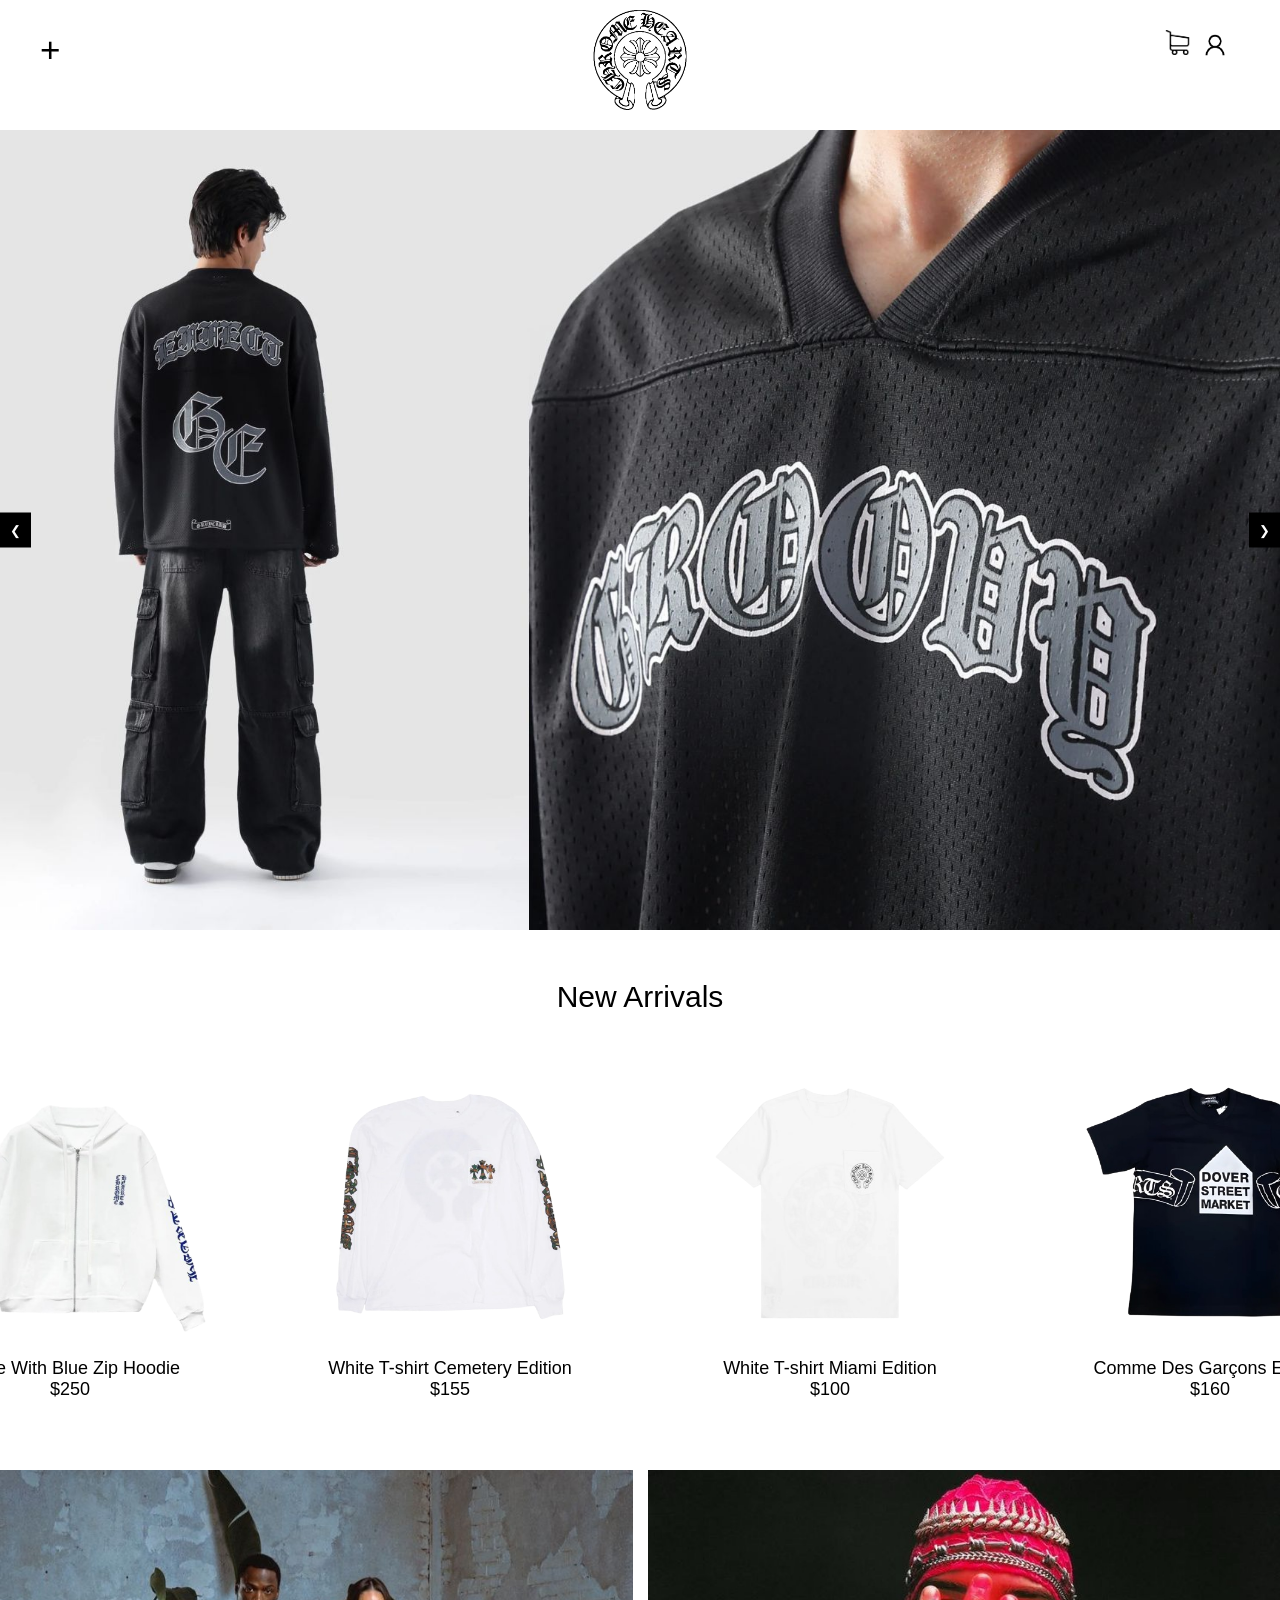
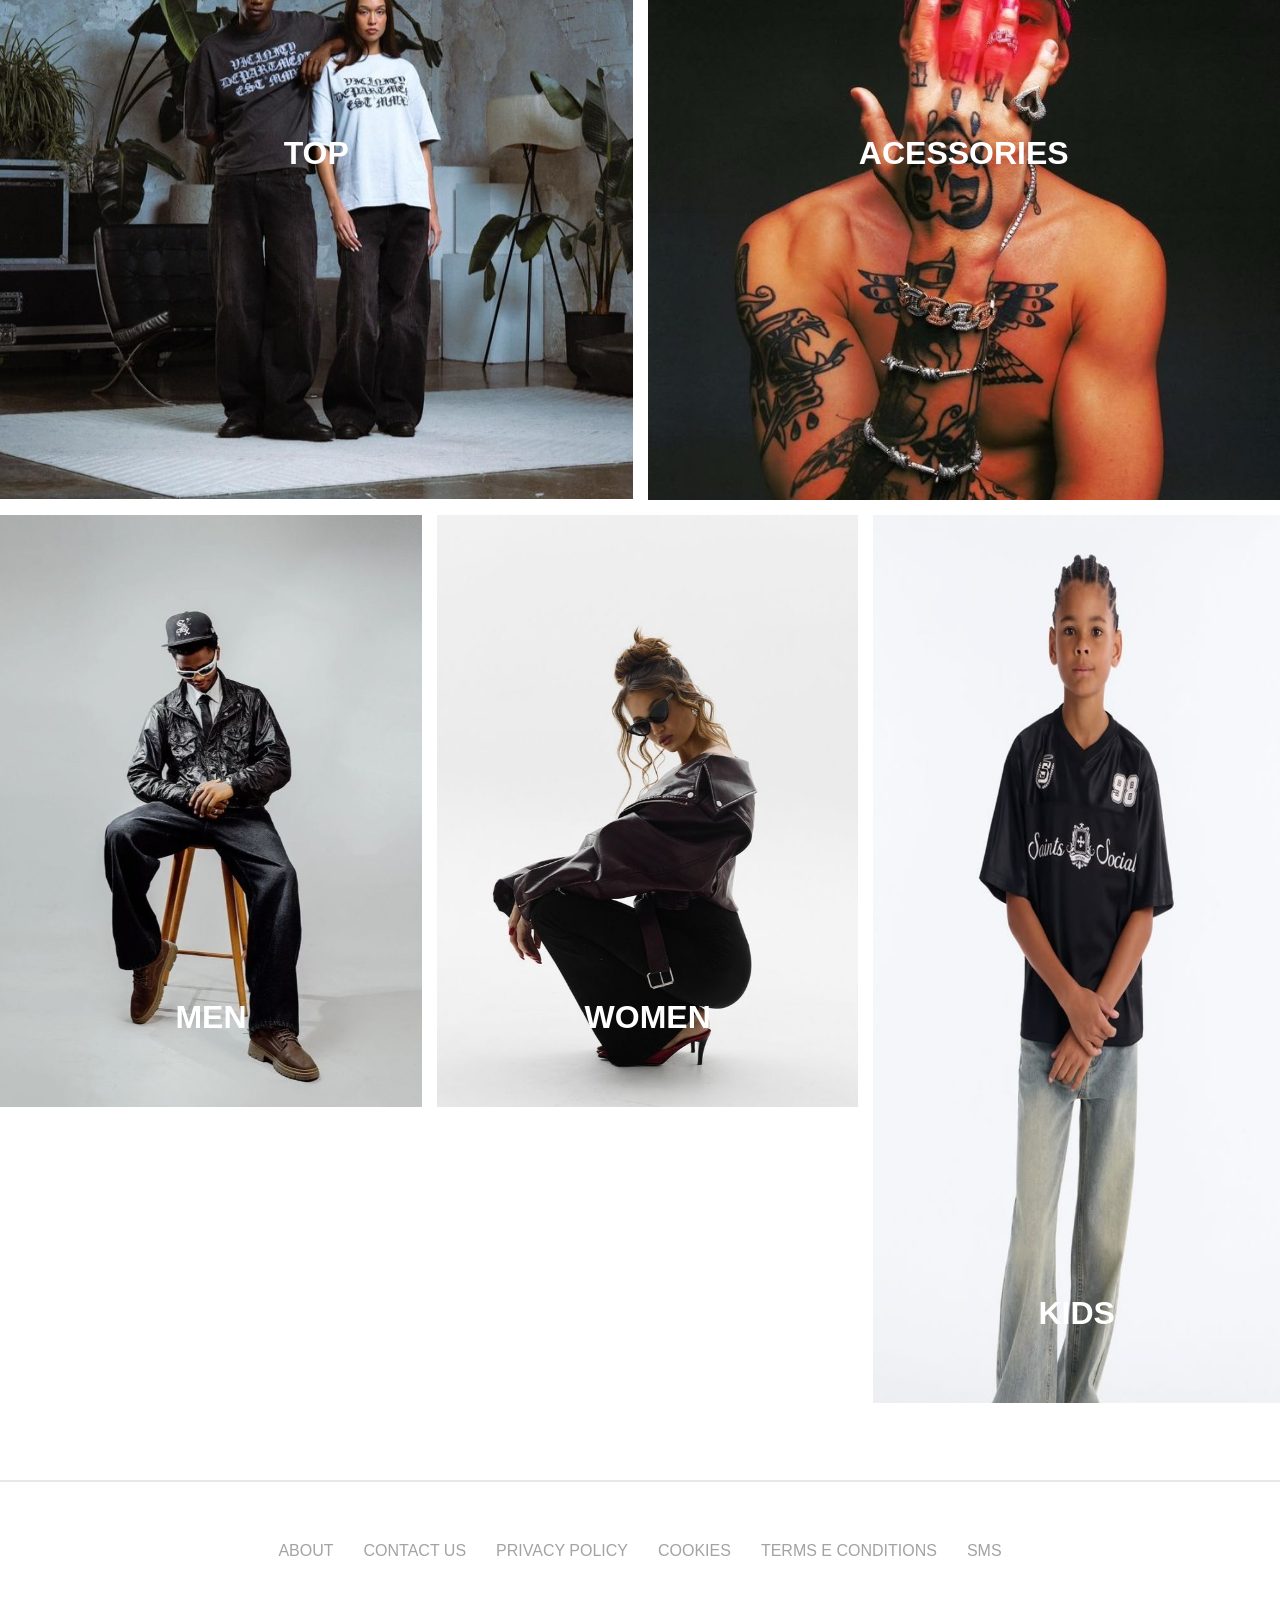
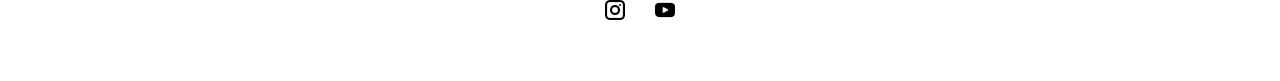
<file: Projeto e - commerce/index.html>
<!DOCTYPE html>
  <html lang="pt-BR">
  <head>
    <meta charset="UTF-8">
    <title>E-commerce</title>
    <link rel="stylesheet" href="style.css">
    <meta name="viewport" content="width=device-width, initial-scale=1.0">
  </head>
  <body>

    <div class="page-bg"></div>
    
    <div class="logo">
      <img src="images/pngwing.com.png">
    </div>

  <header>
    <div class="left" onclick='abrirMenu()'>
      +
    </div>

      <div class="right">
       <img src="images/126510-removebg-preview.png" height="25px">
        <div class="logologin">
        <a href="login.html">
          <img src="images/png-clipart-computer-icons-user-login-gender-miscellaneous-desktop-wallpaper-thumbnail-removebg-preview.png" height="30px">
        </a>
        </div>
    </div>
  </header>

  <div id="overlay" class="overlay" onclick="fecharMenu()"></div>

  <div id="menu" class="menu">
    <div class="dropdown">
    <a href="#">SHOP</a>

    <div class="submenu">
      <a href="top.html">TOP</a>
      <a href="acessories.html">ACESSORIES</a>
    </div>
  </div>
    <a href="men.html">MEN</a>
    <a href="women.html">WOMAN</a>
    <a href="kids.html">KIDS</a>
  </div>

  <main>
    <div class="background-shape"></div>
  </main>

  <div class="slider">

      <img class="slide active" src="images/i3.jpg">
      <img class="slide" src="images/i1.jpg">
      <img class="slide" src="images/i2.jpg">
      <img class="slide" src="images/i4.jpg">
      <img class="slide" src="images/i5.jpg">

      <button class="prev" onclick="mudarSlide(-1)">❮</button>
      <button class="next" onclick="mudarSlide(1)">❯</button>

  </div>

  <div class="animar">

  <div class="destaques">
    <a>New Arrivals</a>
  </div>

  <div class="lancamentos">

  <div class="produtos produto1">

  <a href="whitebluetshit.html">
    <div class="produto-img">
    <img src="images/camisa11.png" class="img1">
    <img src="images/camisa 12.png" class="img2">
    </div>
  </a>  
      <p>White With Blue Zip Hoodie</p>
      <p>$250</p>
      
    </div>

    <div class="produtos">
  <a href="whitecemeterytshirt.html">
  <div class="produto-img">
    <img src="images/camista13.png" class="img1">
    <img src="images/camisteta14.png" class="img2">
  </div>
  </a>

  <p>White T-shirt Cemetery Edition</p>
    <p>$155</p>

  </div>


  <div class="produtos">
  <a href="whitemiamitshirt.html">
  <div class="produto-img">
    <img src="images/camisa15.png" class="img1">
    <img src="images/camisa16.png" class="img2">
  </div>
  </a>

  <p>White T-shirt Miami Edition</p>
    <p>$100</p>

  </div>


  <div class="produtos">
  <a href="commetshirt.html">
  <div class="produto-img">
    <img src="images/camisa17.png" class="img1">
    <img src="images/camisa18.png" class="img2">
  </div>
  </a>

  <p>Comme Des Garçons Edition</p>
    <p>$160</p>

  </div>
  </div>
  </div>

  <div class="animar">
  <div class="photos">

    <div class="photo">
      <a href="top.html">
        <img src="images/photo1.jpg">
        <p class="tphoto">TOP</p>
        <span class="botao">SHOP NOW</span>
      </a>
    </div>

    <div class="photo">
      <a href="acessories.html">
        <img src="images/photo2.jpg">
        <p class="tphoto">ACESSORIES</p>
        <span class="botao">SHOP NOW</span>
      </a>
    </div>

  </div>
  </div>

  <div class="animar">
  <div class="models">

    <div class="model">
      <a href="men.html">
        <img src="images/model1.jpg">
        <p class="tmodel">MEN</p>
      </a>
    </div>

    <div class="model">
      <a href="women.html">
        <img src="images/model2.jpg">
        <p class="tmodel">WOMEN</p>
      </a>
    </div>

      <div class="model">
      <a href="kids.html">
        <img src="images/model3.jpg" height="888px">
        <p class="tmodel">KIDS</p>
      </a>
    </div>
  </div>
  </div>

  <div class="animar">
  <div class="linha"></div>

  <div class="cabecalho">
  <div>ABOUT</div>
    <div>CONTACT US</div>
    <div>PRIVACY POLICY</div>
    <div>COOKIES</div>
  <div>TERMS E CONDITIONS</div>
  <div>SMS</div>
  </div>

  <div class="cabecalho2">
    <img src="images/instagram (1).png" height="20px">
    <img src="images/youtube.png" height="20px">
  </div>

  <div>
    <P>ㅤㅤ</P>
  </div>

  </div>

  <script src="script.js"></script>
  </body>
  </html>
</file>
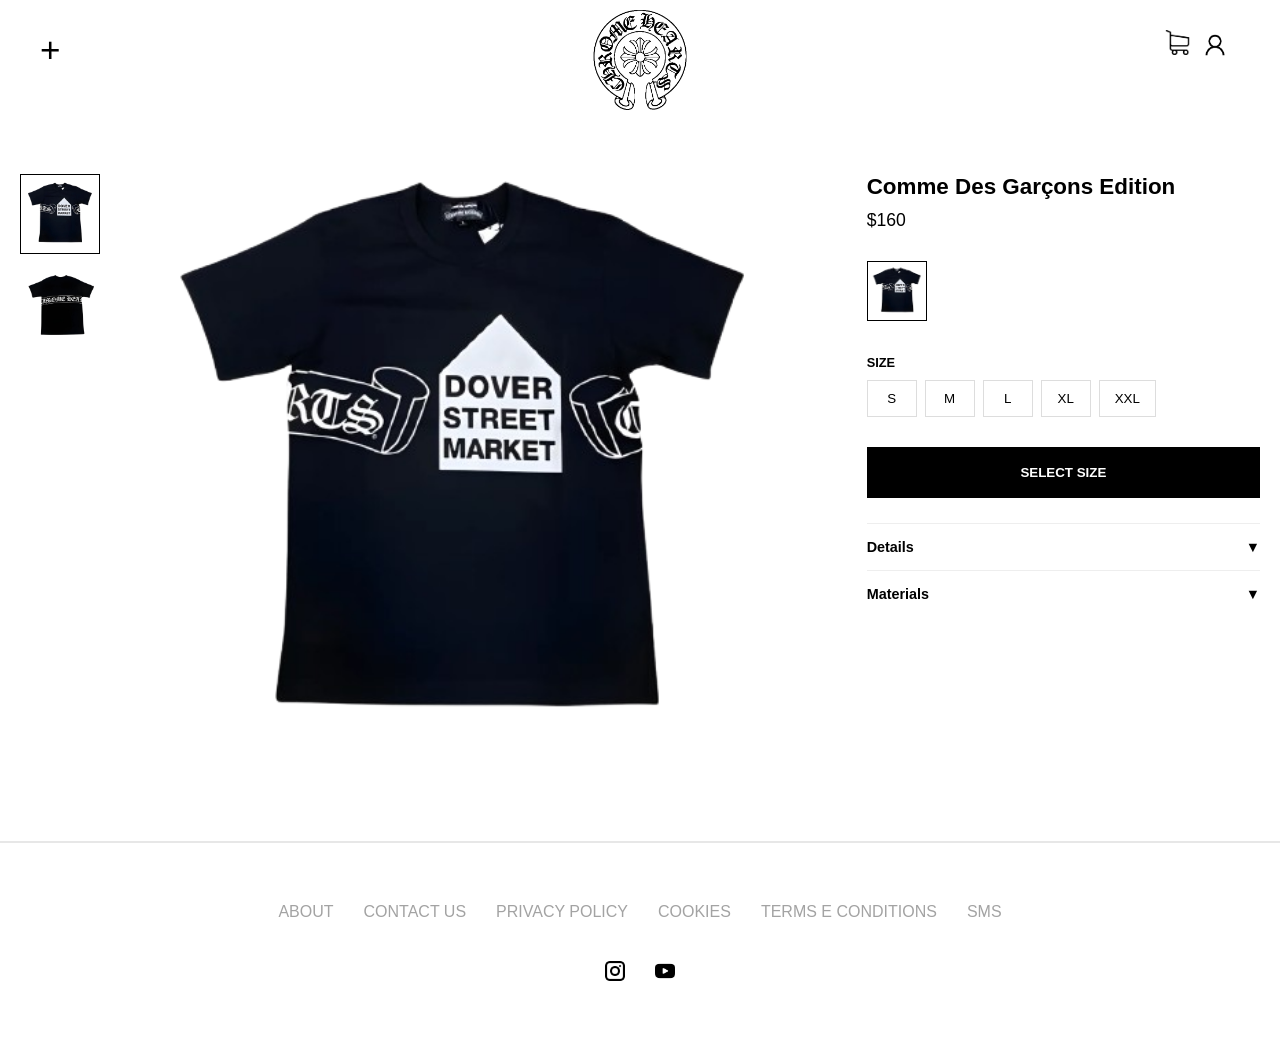
<file: Projeto e - commerce/commetshirt.html>
<!DOCTYPE html>
<html lang="en">
<head>
    <meta charset="UTF-8">
    <meta name="viewport" content="width=device-width, initial-scale=1.0">
    <title>Document</title>
    <link rel="stylesheet" href="style.css">
</head>
<body>

<div class="logo">
    <a href="index.html">
    <img src="images/pngwing.com.png">
    </a>
</div>

  <header>
    <div class="left" onclick='abrirMenu()'>
      +
    </div>

      <div class="right">
       <img src="images/126510-removebg-preview.png" height="25px">
        <div class="logologin">
        <a href="login.html">
          <img src="images/png-clipart-computer-icons-user-login-gender-miscellaneous-desktop-wallpaper-thumbnail-removebg-preview.png" height="30px">
        </a>
        </div>
    </div>
  </header>

<div id="overlay" class="overlay" onclick="fecharMenu()"></div>

<div id="menu" class="menu">
  <div class="dropdown">
  <a href="#">SHOP</a>

  <div class="submenu">
    <a href="top.html">TOP</a>
    <a href="acessories.html">ACESSORIES</a>
  </div>
</div>
  <a href="men.html">MEN</a>
  <a href="women.html">WOMAN</a>
  <a href="kids.html">KIDS</a>
</div>

<DIV class="aparecer">
<div class="product-page-wrapper">
    <div class="product-gallery">
        <div class="thumbnails">
            <img src="images/camisa17.png" alt="Vista frontal" class="active">
            <img src="images/camisa18.png" alt="Vista traseira">
            </div>

        <div class="main-image-container">
            <img src="images/camisa17.png" id="main-featured" alt="Produto em destaque">
        </div>
    </div>

    <div class="product-info-column">
        <h1 class="product-name">Comme Des Garçons Edition</h1>
        <p class="product-price">$160</p>

        <div class="variant-selection">
            <img src="images/camisa17.png" class="variant-thumb active">
        </div>

        <div class="size-selector-container">
            <span class="label">SIZE</span>
            <div class="size-options">
                <button class="size-btn">S</button>
                <button class="size-btn">M</button>
                <button class="size-btn">L</button>
                <button class="size-btn">XL</button>
                <button class="size-btn">XXL</button>
            </div>
        </div>

        <button class="action-button">Select Size</button>

        <div class="product-accordion">
            <details>
                <summary>Details <span class="arrow">▼</span></summary>
                <div class="content">Chrome Hearts x Comme des Garçons T-Shirt. Crafted from premium cotton, this exclusive collaboration merges Chrome Hearts, bold aesthetic with Comme des Garçons, avant-garde style. A limited-edition piece that blends luxury streetwear with high-fashion creativity.</div>
            </details>
            <details>
                <summary>Materials <span class="arrow">▼</span></summary>
                <div class="content">100% Cotton (soft, breathable, and comfortable)
High-quality stitching for durability
Lightweight fabric for everyday wear</div>
            </details>
        </div>
    </div>
</div>

<div class="linha"></div>

<div class="cabecalho">
 <div>ABOUT</div>
  <div>CONTACT US</div>
   <div>PRIVACY POLICY</div>
  <div>COOKIES</div>
 <div>TERMS E CONDITIONS</div>
<div>SMS</div>
</div>

<div class="cabecalho2">
  <img src="images/instagram (1).png" height="20px">
   <img src="images/youtube.png" height="20px">
</div>

<div>
  <P>ㅤㅤ</P>
</div>
</DIV>

<script src="script.js"></script>
</body>
</html>
</file>
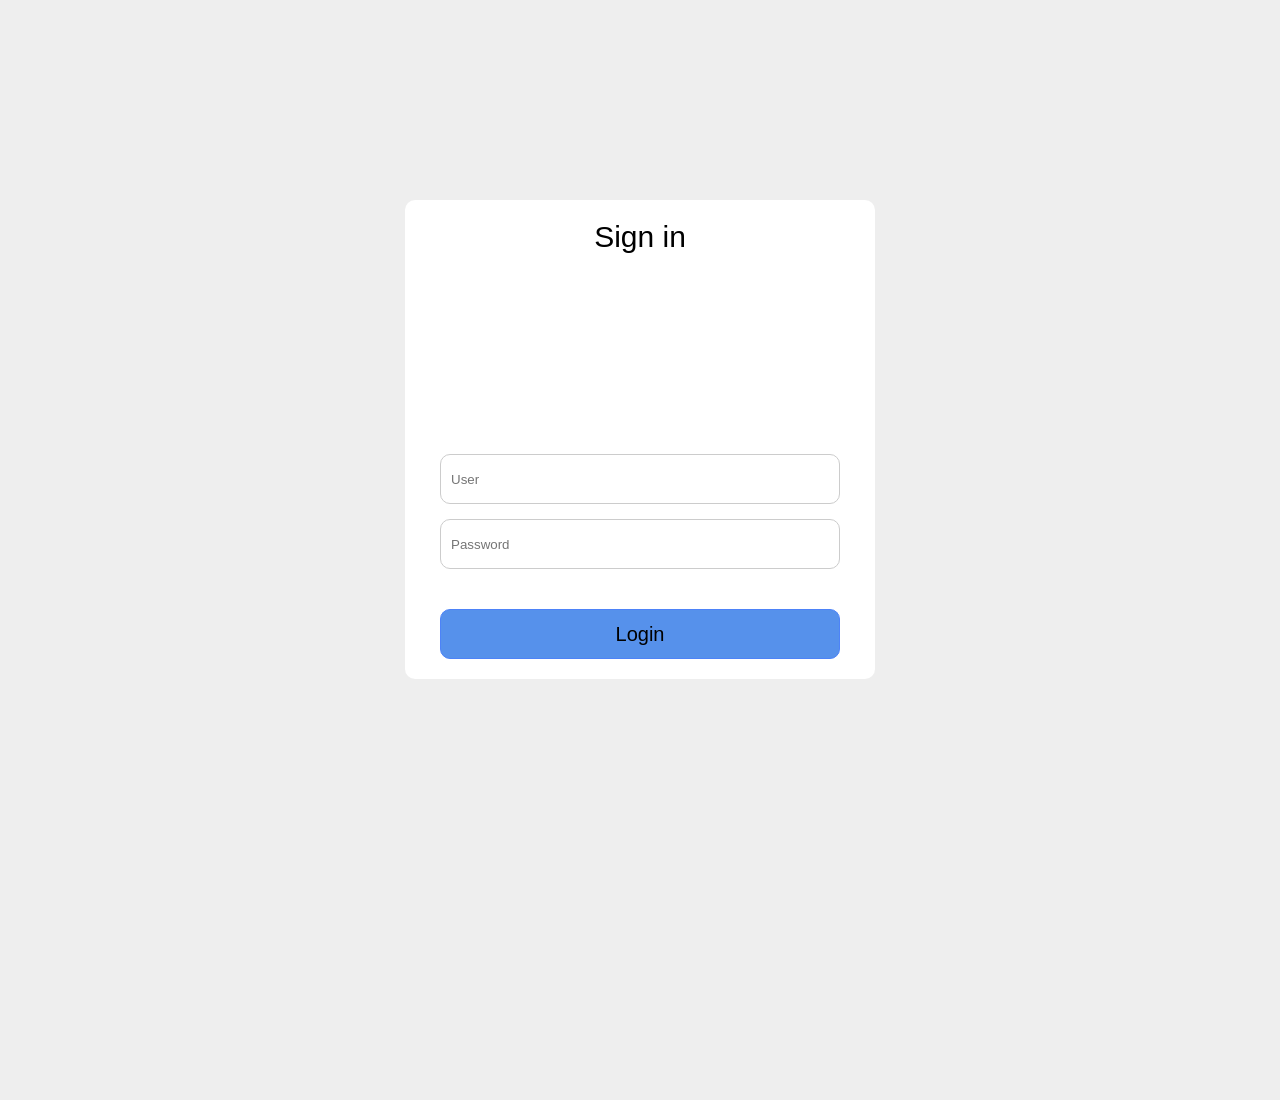
<file: Projeto e - commerce/login.html>
<!DOCTYPE html>
<html lang="en">
<head>
    <meta charset="UTF-8">
    <meta name="viewport" content="width=device-width, initial-scale=1.0">
    <title>Document</title>
    <link rel="stylesheet" href="style.css">
</head>
<body class="pagelogin">

    <div class="loginbody">
        <div class="singin">
            <a>Sign in</a>
        </div>

        <div class="inputlogin1">
            <input type="text" id="usuario" placeholder="User"> 
        </div>

        <div class="inputlogin2">
            <input type="password" id="senha" placeholder="Password">
        </div>
        <div class="loginbutton">
       <button>Login</button>
       </div>
    </div>

</body>
</html>
</file>
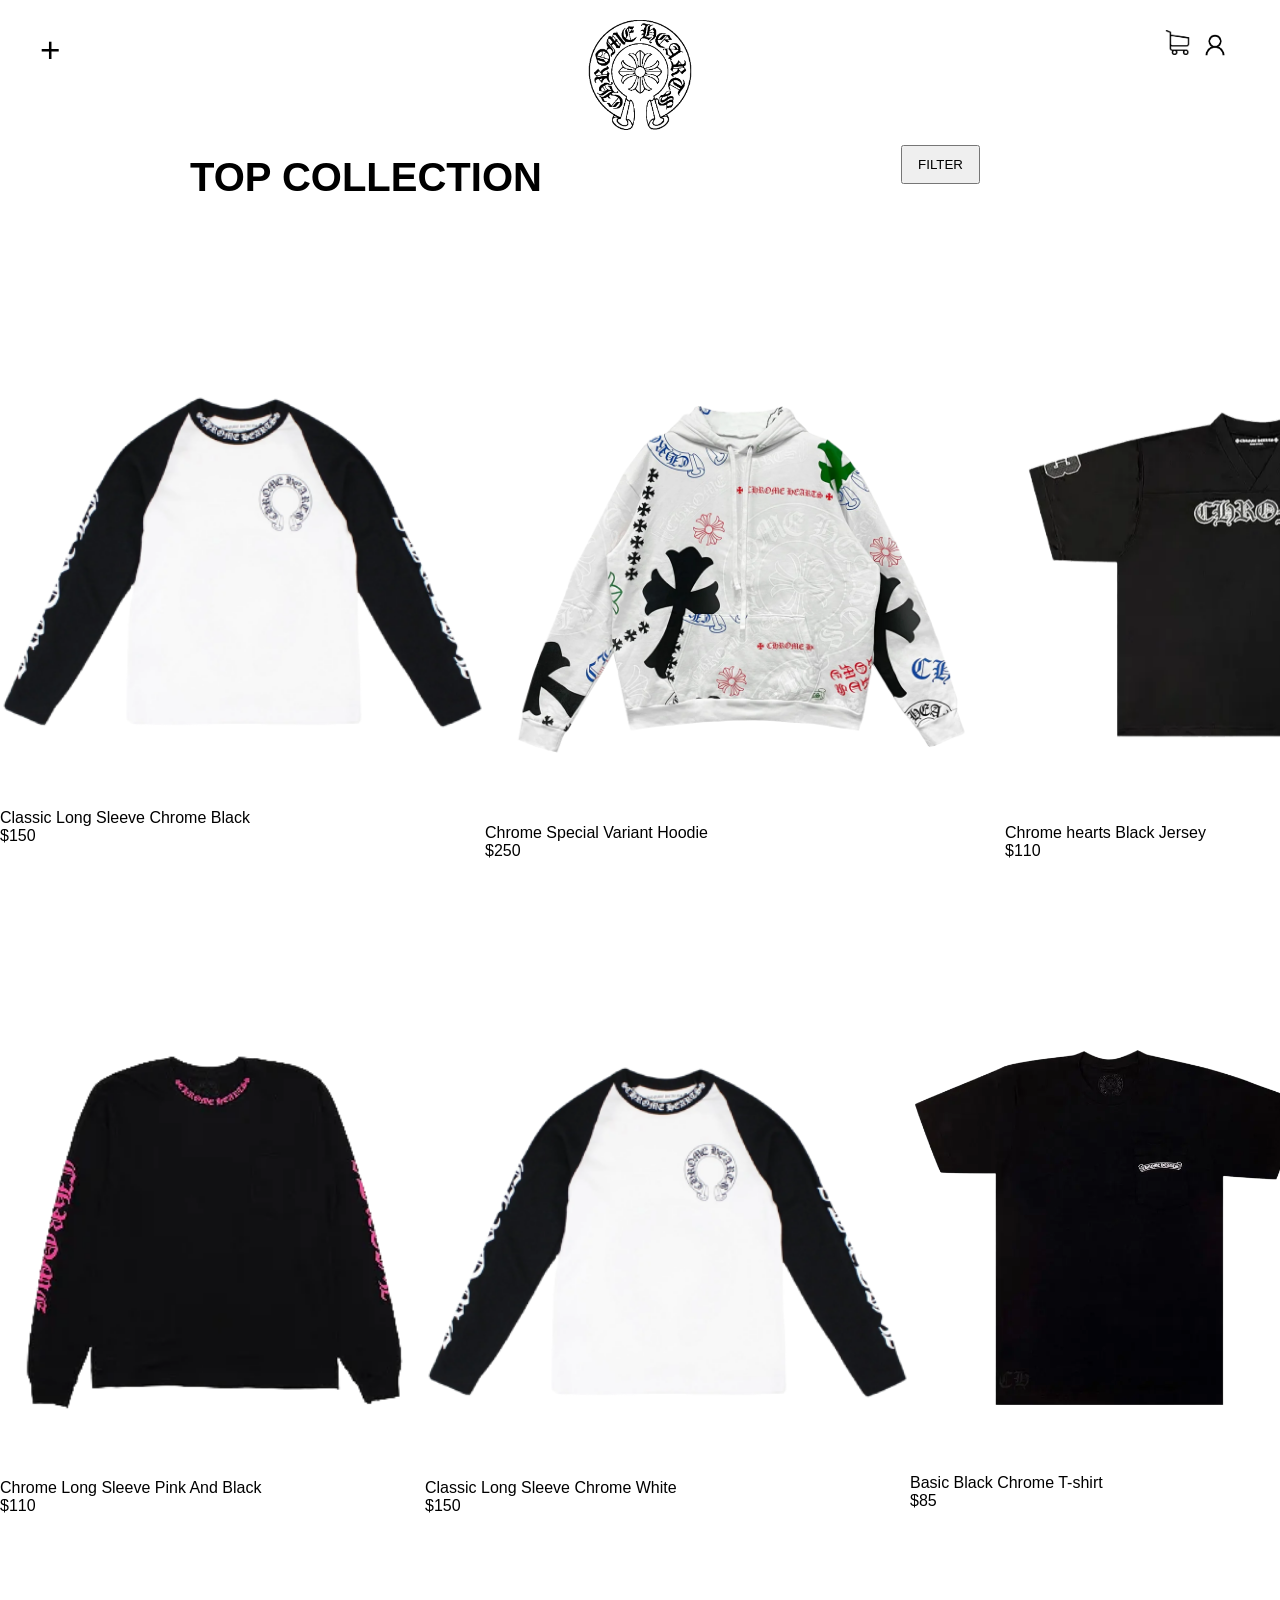
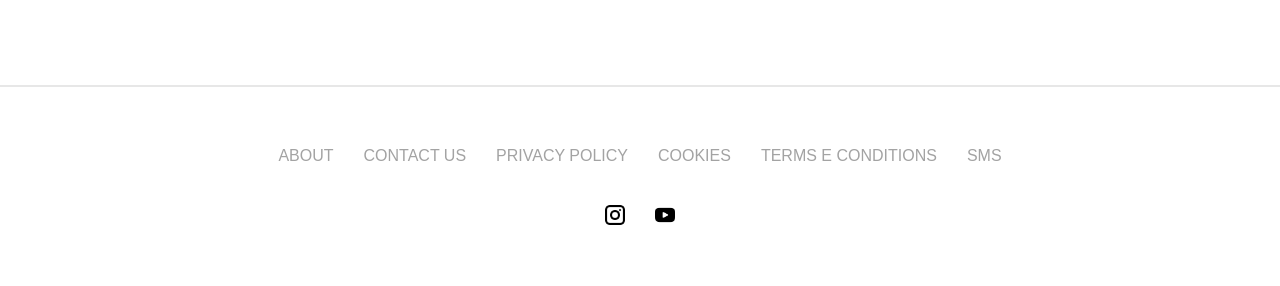
<file: Projeto e - commerce/top.html>
<!DOCTYPE html>
<html lang="pt-BR">
<head>
  <meta charset="UTF-8">
  <title>Top</title>
  <link rel="stylesheet" href="style.css">
  <meta name="viewport" content="width=device-width, initial-scale=1.0">
</head>
<body class="top-page">

<div class="page-bg"></div>

  <header>
    <div class="left" onclick='abrirMenu()'>
      +
    </div>

      <div class="right">
       <img src="images/126510-removebg-preview.png" height="25px">
        <div class="logologin">
        <a href="login.html">
          <img src="images/png-clipart-computer-icons-user-login-gender-miscellaneous-desktop-wallpaper-thumbnail-removebg-preview.png" height="30px">
        </a>
        </div>
    </div>
  </header>




<div id="overlay" class="overlay" onclick="fecharMenu()"></div>

<div id="menu" class="menu">
  <div class="dropdown">
  <a href="#">SHOP</a>

  <div class="submenu">
    <a href="top.html">TOP</a>
    <a href="acessories.html">ACESSORIES</a>
  </div>
</div>
  <a href="men.html">MEN</a>
  <a href="women.html">WOMAN</a>
  <a href="kids.html">KIDS</a>
</div>

<main>

  <div class="logoo">
    <img src="images/pngwing.com.png">
  </div>

<div class="emcima">
  <div class="titulo">
    <h1>TOP COLLECTION</h1>
  </div>

<div class="filter-container">
  <button id="filterBtn">FILTER</button>

  <div id="filterMenu" class="filter-menu">
    

    <label>
      TYPE
      <select>
        <option>T-SHIRT</option>
        <option>HOODIE</option>
      </select>
    </label>

  <label>
    COLORS
    <select>
     <option>BLACK</option>
     <option>WHITE</option>
     <option>RED</option>
     <option>BLUE</option>
     <option>PINK</option>
    </select> 
  </label>

  </div>
</div>
  </div>

<div class="camisacima">

<div class="camisacima1">

   <div class="top1">
    <img src="images/top5.png" height="485px">
   </div>

    <div class="textop1">
     <p>Classic Long Sleeve Chrome Black</p>
     <p>$150</p>
    </div>

</div>

<div class="camisacima2">

   <div class="top2">
    <img src="images/top2.png" height="520px">
   </div>

    <div class="textop2">
     <p>Chrome Special Variant Hoodie</p>
     <p>$250</p>
    </div>

</div>



<div class="camisacima3">

   <div class="top3">
    <img src="images/top3.png" height="500px">
   </div>

    <div class="textop3">
     <p>Chrome hearts Black Jersey</p>
     <p>$110</p>
    </div>

</div>
</div>


<div class="camisabaixo">
<div class="camisabaixo4">

   <div class="top4">
    <img src="images/top4.png" height="425px">
   </div>

    <div class="textop4">
     <p>Chrome Long Sleeve Pink And Black</p>
     <p>$110</p>
    </div>

</div>

<div class="camisabaixo5">

   <div class="top5">
    <img src="images/top5.png" height="485px">
   </div>

    <div class="textop5">
     <p>Classic Long Sleeve Chrome White</p>
     <p>$150</p>
    </div>

</div>

<div class="camisabaixo6">

   <div class="top6">
    <img src="images/top6.png" height="365px">
   </div>

    <div class="textop6">
     <p>Basic Black Chrome T-shirt</p>
     <p>$85</p>
    </div>

</div>
</div>

<div class="">
<div class="linha"></div>

<div class="cabecalho">
 <div>ABOUT</div>
  <div>CONTACT US</div>
   <div>PRIVACY POLICY</div>
  <div>COOKIES</div>
 <div>TERMS E CONDITIONS</div>
<div>SMS</div>
</div>

<div class="cabecalho2">
  <img src="images/instagram (1).png" height="20px">
   <img src="images/youtube.png" height="20px">
</div>

<div>
  <P>ㅤㅤ</P>
</div>

</div>
</main>

<script src="script.js"></script>
</body>
</html>
</file>
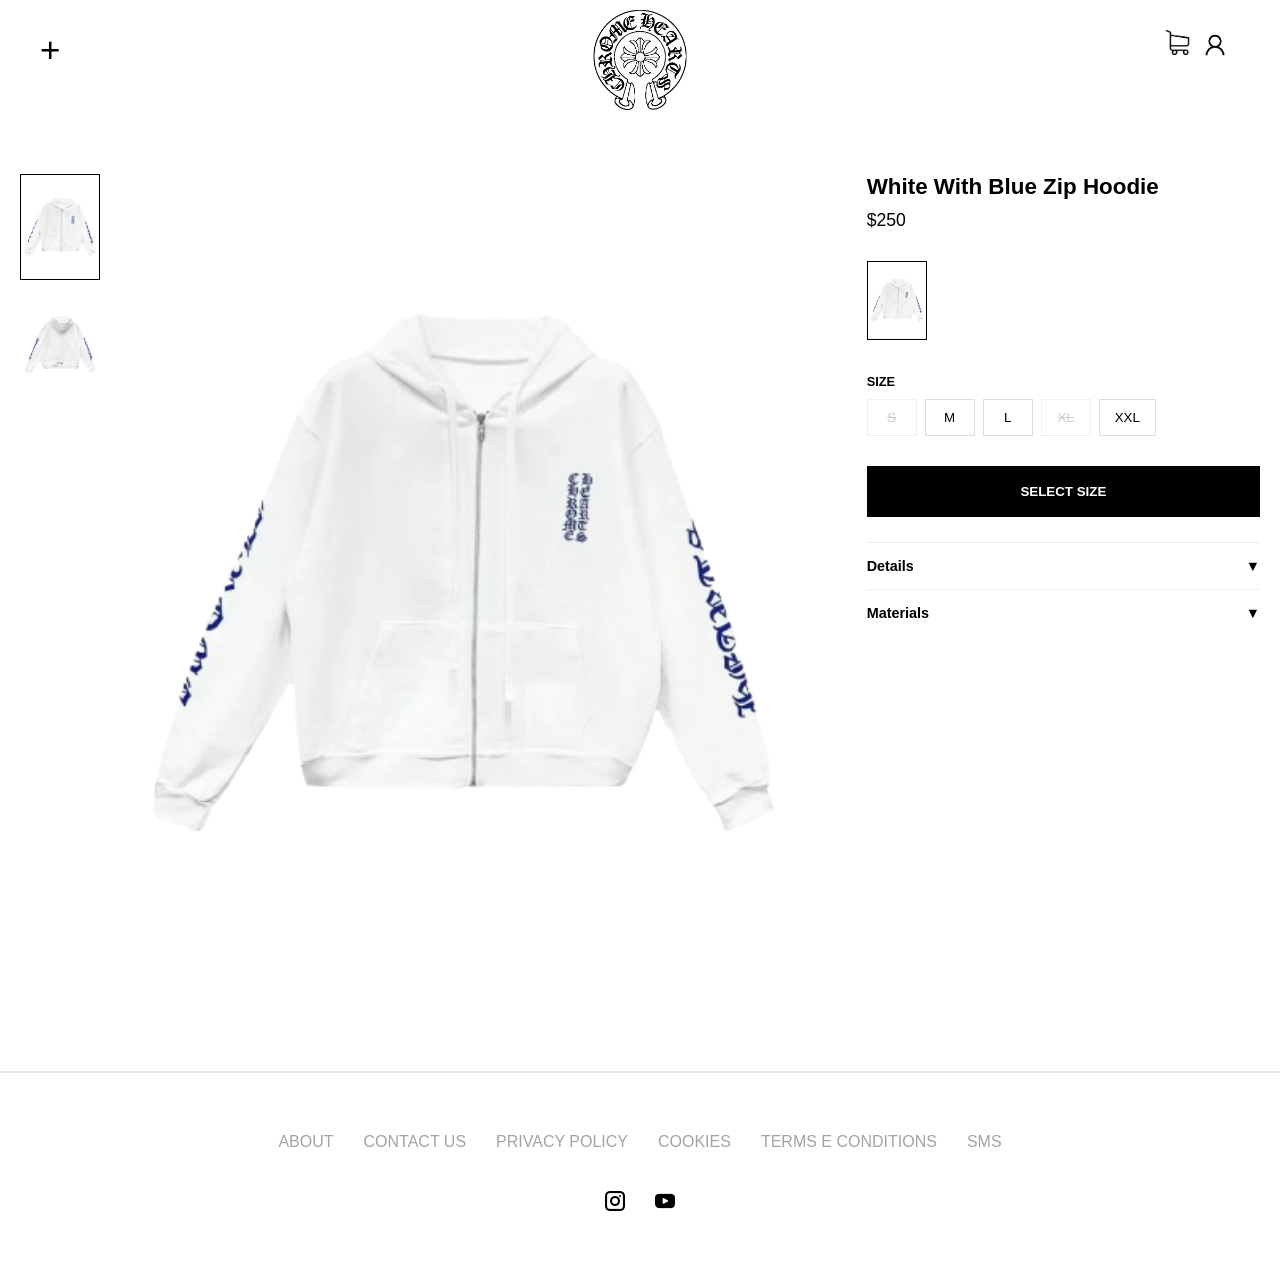
<file: Projeto e - commerce/whitebluetshit.html>
<!DOCTYPE html>
<html lang="en">
<head>
    <meta charset="UTF-8">
    <meta name="viewport" content="width=device-width, initial-scale=1.0">
    <title>Document</title>
    <link rel="stylesheet" href="style.css">
</head>
<body>

<div class="logo">
    <a href="index.html">
    <img src="images/pngwing.com.png">
    </a>
</div>

  <header>
    <div class="left" onclick='abrirMenu()'>
      +
    </div>

      <div class="right">
       <img src="images/126510-removebg-preview.png" height="25px">
        <div class="logologin">
        <a href="login.html">
          <img src="images/png-clipart-computer-icons-user-login-gender-miscellaneous-desktop-wallpaper-thumbnail-removebg-preview.png" height="30px">
        </a>
        </div>
    </div>
  </header>

<div id="overlay" class="overlay" onclick="fecharMenu()"></div>

<div id="menu" class="menu">
  <div class="dropdown">
  <a href="#">SHOP</a>

  <div class="submenu">
    <a href="top.html">TOP</a>
    <a href="acessories.html">ACESSORIES</a>
  </div>
</div>
  <a href="men.html">MEN</a>
  <a href="women.html">WOMAN</a>
  <a href="kids.html">KIDS</a>
</div>

<DIV class="aparecer">
<div class="product-page-wrapper">
    <div class="product-gallery">
        <div class="thumbnails">
            <img src="images/camisa11.png" alt="Vista frontal" class="active">
            <img src="images/camisa 12.png" alt="Vista traseira">
            </div>

        <div class="main-image-container">
            <img src="images/camisa11.png" id="main-featured" alt="Produto em destaque">
        </div>
    </div>

    <div class="product-info-column">
        <h1 class="product-name">White With Blue Zip Hoodie</h1>
        <p class="product-price">$250</p>

        <div class="variant-selection">
            <img src="images/camisa11.png" class="variant-thumb active">
        </div>

        <div class="size-selector-container">
            <span class="label">SIZE</span>
            <div class="size-options">
                <button class="size-btn out-of-stock">S</button>
                <button class="size-btn">M</button>
                <button class="size-btn">L</button>
                <button class="size-btn out-of-stock">XL</button>
                <button class="size-btn">XXL</button>
            </div>
        </div>

        <button class="action-button">Select Size</button>

        <div class="product-accordion">
            <details>
                <summary>Details <span class="arrow">▼</span></summary>
                <div class="content">This stylish casual shirt is designed for comfort and everyday wear. Made with high-quality, breathable fabric, it provides a soft feel against the skin while ensuring durability. The modern design makes it perfect for both casual outings and semi-formal occasions.</div>
            </details>
            <details>
                <summary>Materials <span class="arrow">▼</span></summary>
                <div class="content">100% Cotton (soft, breathable, and comfortable)
High-quality stitching for durability
Lightweight fabric for everyday wear</div>
            </details>
        </div>
    </div>
</div>

<div class="linha"></div>

<div class="cabecalho">
 <div>ABOUT</div>
  <div>CONTACT US</div>
   <div>PRIVACY POLICY</div>
  <div>COOKIES</div>
 <div>TERMS E CONDITIONS</div>
<div>SMS</div>
</div>

<div class="cabecalho2">
  <img src="images/instagram (1).png" height="20px">
   <img src="images/youtube.png" height="20px">
</div>

<div>
  <P>ㅤㅤ</P>
</div>
</DIV>

<script src="script.js"></script>
</body>
</html>
</file>
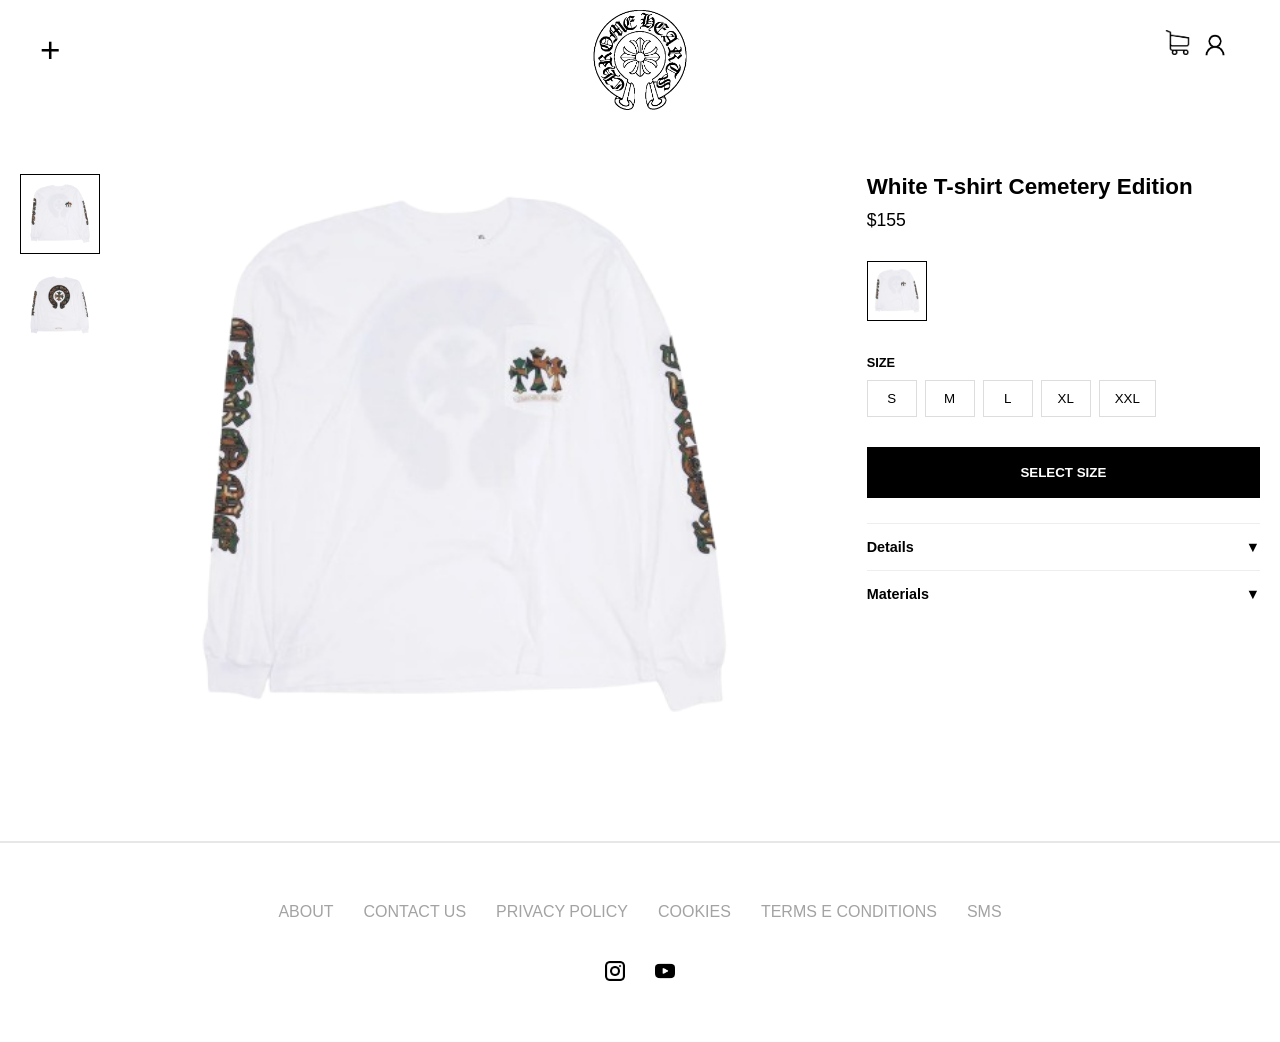
<file: Projeto e - commerce/whitecemeterytshirt.html>
<!DOCTYPE html>
<html lang="en">
<head>
    <meta charset="UTF-8">
    <meta name="viewport" content="width=device-width, initial-scale=1.0">
    <title>Document</title>
    <link rel="stylesheet" href="style.css">
</head>
<body>

<div class="logo">
    <a href="index.html">
    <img src="images/pngwing.com.png">
    </a>
</div>

  <header>
    <div class="left" onclick='abrirMenu()'>
      +
    </div>

      <div class="right">
       <img src="images/126510-removebg-preview.png" height="25px">
        <div class="logologin">
        <a href="login.html">
          <img src="images/png-clipart-computer-icons-user-login-gender-miscellaneous-desktop-wallpaper-thumbnail-removebg-preview.png" height="30px">
        </a>
        </div>
    </div>
  </header>

<div id="overlay" class="overlay" onclick="fecharMenu()"></div>

<div id="menu" class="menu">
  <div class="dropdown">
  <a href="#">SHOP</a>

  <div class="submenu">
    <a href="top.html">TOP</a>
    <a href="acessories.html">ACESSORIES</a>
  </div>
</div>
  <a href="men.html">MEN</a>
  <a href="women.html">WOMAN</a>
  <a href="kids.html">KIDS</a>
</div>

<DIV class="aparecer">
<div class="product-page-wrapper">
    <div class="product-gallery">
        <div class="thumbnails">
            <img src="images/camista13.png" alt="Vista frontal" class="active">
            <img src="images/camisteta14.png" alt="Vista traseira">
            </div>

        <div class="main-image-container">
            <img src="images/camista13.png" id="main-featured" alt="Produto em destaque">
        </div>
    </div>

    <div class="product-info-column">
        <h1 class="product-name">White T-shirt Cemetery Edition</h1>
        <p class="product-price">$155</p>

        <div class="variant-selection">
            <img src="images/camista13.png" class="variant-thumb active">
        </div>

        <div class="size-selector-container">
            <span class="label">SIZE</span>
            <div class="size-options">
                <button class="size-btn">S</button>
                <button class="size-btn">M</button>
                <button class="size-btn">L</button>
                <button class="size-btn">XL</button>
                <button class="size-btn">XXL</button>
            </div>
        </div>

        <button class="action-button">Select Size</button>

        <div class="product-accordion">
            <details>
                <summary>Details <span class="arrow">▼</span></summary>
                <div class="content">White Chrome Hearts Special Edition Long Sleeve T-Shirt. Crafted from premium cotton, this piece features a clean minimalist design with signature Chrome Hearts detailing. A rare and exclusive drop, combining comfort, quality, and streetwear luxury.</div>
            </details>
            <details>
                <summary>Materials <span class="arrow">▼</span></summary>
                <div class="content">100% Cotton (soft, breathable, and comfortable)
High-quality stitching for durability
Lightweight fabric for everyday wear</div>
            </details>
        </div>
    </div>
</div>

<div class="linha"></div>

<div class="cabecalho">
 <div>ABOUT</div>
  <div>CONTACT US</div>
   <div>PRIVACY POLICY</div>
  <div>COOKIES</div>
 <div>TERMS E CONDITIONS</div>
<div>SMS</div>
</div>

<div class="cabecalho2">
  <img src="images/instagram (1).png" height="20px">
   <img src="images/youtube.png" height="20px">
</div>

<div>
  <P>ㅤㅤ</P>
</div>
</DIV>

<script src="script.js"></script>
</body>
</html>
</file>
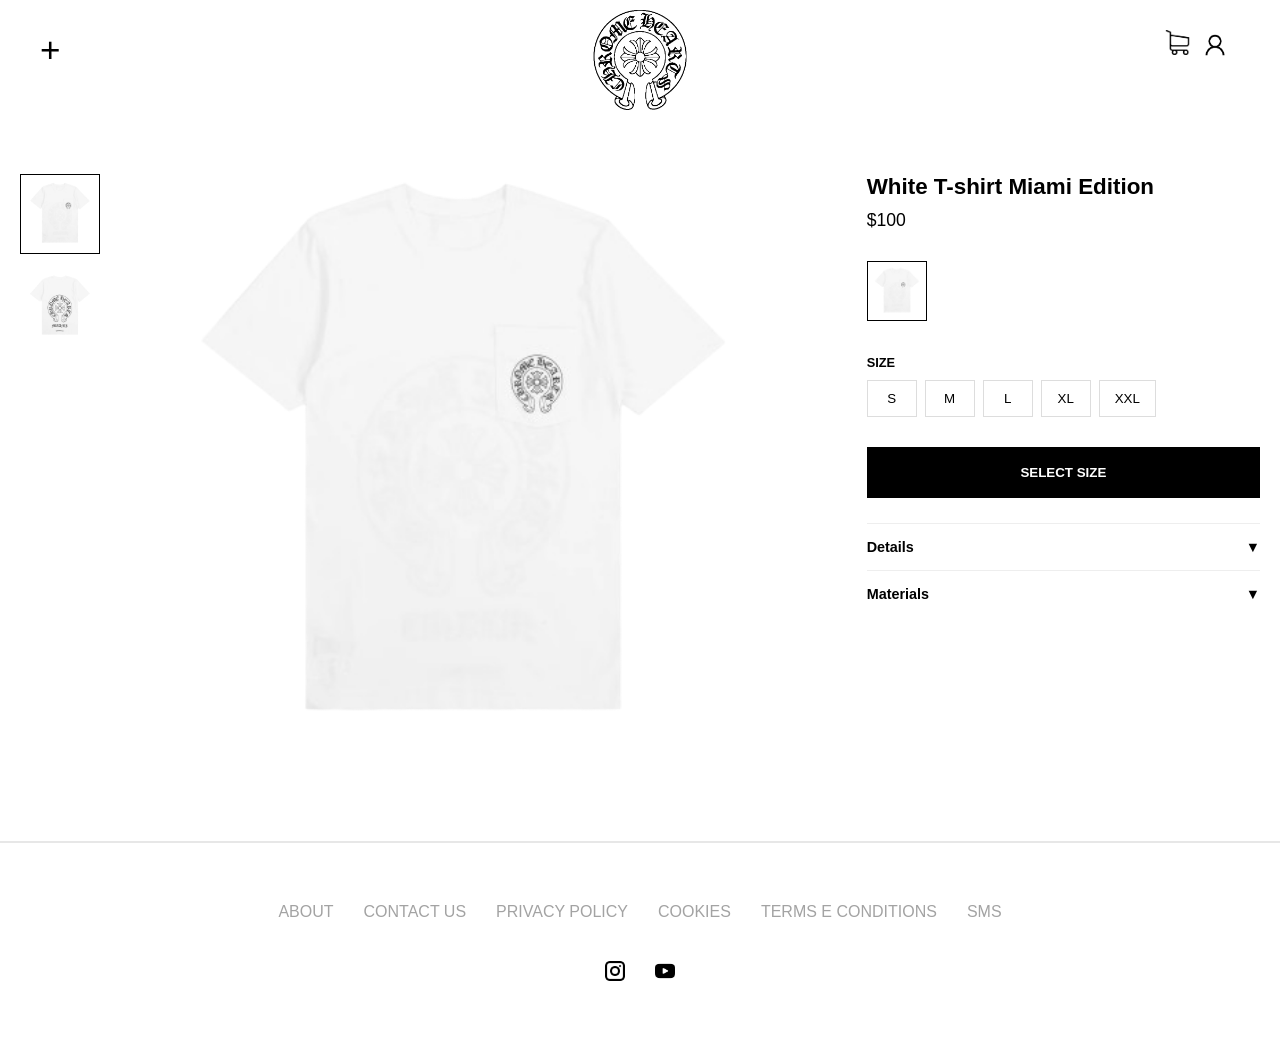
<file: Projeto e - commerce/whitemiamitshirt.html>
<!DOCTYPE html>
<html lang="en">
<head>
    <meta charset="UTF-8">
    <meta name="viewport" content="width=device-width, initial-scale=1.0">
    <title>Document</title>
    <link rel="stylesheet" href="style.css">
</head>
<body>

<div class="logo">
    <a href="index.html">
    <img src="images/pngwing.com.png">
    </a>
</div>

  <header>
    <div class="left" onclick='abrirMenu()'>
      +
    </div>

      <div class="right">
       <img src="images/126510-removebg-preview.png" height="25px">
        <div class="logologin">
        <a href="login.html">
          <img src="images/png-clipart-computer-icons-user-login-gender-miscellaneous-desktop-wallpaper-thumbnail-removebg-preview.png" height="30px">
        </a>
        </div>
    </div>
  </header>

<div id="overlay" class="overlay" onclick="fecharMenu()"></div>

<div id="menu" class="menu">
  <div class="dropdown">
  <a href="#">SHOP</a>

  <div class="submenu">
    <a href="top.html">TOP</a>
    <a href="acessories.html">ACESSORIES</a>
  </div>
</div>
  <a href="men.html">MEN</a>
  <a href="women.html">WOMAN</a>
  <a href="kids.html">KIDS</a>
</div>

<DIV class="aparecer">
<div class="product-page-wrapper">
    <div class="product-gallery">
        <div class="thumbnails">
            <img src="images/camisa15.png" alt="Vista frontal" class="active">
            <img src="images/camisa16.png" alt="Vista traseira">
            </div>

        <div class="main-image-container">
            <img src="images/camisa15.png" id="main-featured" alt="Produto em destaque">
        </div>
    </div>

    <div class="product-info-column">
        <h1 class="product-name">White T-shirt Miami Edition</h1>
        <p class="product-price">$100</p>

        <div class="variant-selection">
            <img src="images/camisa15.png" class="variant-thumb active">
        </div>

        <div class="size-selector-container">
            <span class="label">SIZE</span>
            <div class="size-options">
                <button class="size-btn">S</button>
                <button class="size-btn">M</button>
                <button class="size-btn">L</button>
                <button class="size-btn">XL</button>
                <button class="size-btn">XXL</button>
            </div>
        </div>

        <button class="action-button">Select Size</button>

        <div class="product-accordion">
            <details>
                <summary>Details <span class="arrow">▼</span></summary>
                <div class="content">Miami Edition Chrome Hearts Long T-Shirt. Designed with premium cotton, this exclusive piece captures the vibrant energy of Miami with bold detailing and signature Chrome Hearts style. A limited release that blends streetwear edge with coastal inspiration.</div>
            </details>
            <details>
                <summary>Materials <span class="arrow">▼</span></summary>
                <div class="content">100% Cotton (soft, breathable, and comfortable)
High-quality stitching for durability
Lightweight fabric for everyday wear</div>
            </details>
        </div>
    </div>
</div>

<div class="linha"></div>

<div class="cabecalho">
 <div>ABOUT</div>
  <div>CONTACT US</div>
   <div>PRIVACY POLICY</div>
  <div>COOKIES</div>
 <div>TERMS E CONDITIONS</div>
<div>SMS</div>
</div>

<div class="cabecalho2">
  <img src="images/instagram (1).png" height="20px">
   <img src="images/youtube.png" height="20px">
</div>

<div>
  <P>ㅤㅤ</P>
</div>
</DIV>

<script src="script.js"></script>
</body>
</html>
</file>
<file: Projeto e - commerce/style.css>
*{
  margin:0;
  padding:0;
  box-sizing:border-box;
  font-family: Arial, Helvetica, sans-serif;
}

body{
   background:#ffffff;
  height:100vh;
  overflow:auto;
}

header{
  position: fixed;   
  top: 0;
  left: 0;
  width: 100%;
  padding: 50px 40px;
  display:flex;
  justify-content:space-between;
  align-items:flex-start;
  z-index: 2000;  
}

.logo {
  display: flex;
  justify-content: center;
  align-items: center;
}

.logo img{
  height: 100px;
  margin-top: 10px;
  margin-bottom: -10px;
}



.left, .right{
  font-size:14px;
  cursor:pointer;
}

.left {
  font-size: 35px;
}

.right{
  display: flex;
  margin-right: 10px;
  gap: 10px;
}

main{
  width:100%;
}

.background-shape{
  position:absolute;
  width:900px;
  height:900px;
  border-radius:50%;
}


.slider{
    position: relative;
    width: 100%;
    height: calc(100vh - 100px);
    margin-top: 40px;
    overflow: hidden;
    margin-top: 30px;
}

.slide{
    width: 100%;
    height: 100%;
    object-fit: cover;
    position: absolute;
    opacity: 0;
    transition: opacity 0.8s ease;
}

.slide.active{
    opacity: 1;
}

.prev, .next{
    position: absolute;
    top: 50%;
    transform: translateY(-50%);
    background: black;
    color: white;
    border: none;
    padding: 10px;
    cursor: pointer;
}

.prev{
    left: 0;
}

.next{
    right: 0;
}

.destaques {
  font-size: 30px;
  text-align: center;
  margin-top: 50px;
}

.lancamentos{
margin: 0 auto;
text-align: center;
display: flex;
justify-content: center;
gap: 80px;
margin-top: 40px;
}

.lancamentos img{
width: 100%;
display: block;
margin: 0 auto;
}

.lancamentos div{
margin-top: 2px;
font-size: 18px;
}

.produto-img{
position: relative;
width: 300px;
height: 300px;
margin: auto;
}

.produto-img img{
width: 100%;
position: absolute;
top: 0;
left: 0;
}

.img2{
opacity: 0;
transition: opacity 0.4s;
}

.produto-img:hover .img1{
opacity: 0;
}

.produto-img:hover .img2{
opacity: 1;
}

.produto p{
margin-top: 10px;
}

.produto1 .img1,
.produto1 .img2{
top: -40px;
}


.photos{
  display: flex;
  gap: 15px;
  margin-top: 70px;
}

.photo{
  position: relative;
  width: 50%;
  overflow: hidden;
}

.photo a{
  display: block;
}

.photo img{
  width: 100%;
  display: block;
  transition: transform 0.5s ease, filter 0.5s ease;
}

.photo:hover img{
  transform: scale(1.1);
  filter: brightness(70%);
}

.tphoto{
  position: absolute;
  top: 45%;
  left: 50%;
  transform: translate(-50%, -50%);
  color: white;
  font-size: 32px;
  font-weight: bold;
}

.botao{
  position: absolute;
  top: 60%;
  left: 50%;
  transform: translate(-50%, -50%);
  padding: 10px 20px;
  background: transparent; 
  color: white; 
  border: 2px solid white; 
  font-size: 14px;
  opacity: 0;
  transition: opacity 0.3s;
}

.photo:hover .botao{
  opacity: 1;
}

.models {
  display: flex;
  gap: 15px;
  margin-top: 15px;
}

.model a{
  display: block;
}

.model img{
  width: 100%;
  display: block;
  transition: transform 0.5s ease, filter 0.5s ease;
}

.model:hover img{
  filter: brightness(70%);
}

.tmodel{
  position: relative;
  bottom: 90px;
  left: 50%;
  transform: translate(-50%, -50%);
  color: white;
  font-size: 32px;
  font-weight: bold;
  text-align: center;
}

.model a {
  display: block;
  text-decoration: none; 
  color: inherit;
}

.linha {
  border-top: 2px solid rgb(231, 231, 231);
  margin-top: 40px;
}

.cabecalho {
  display: flex;
  justify-content: center;
  gap: 30px;
  margin-top: 60px;
  color: rgb(163, 163, 163);
}

.cabecalho2 {
  display: flex;
  justify-content: center;
  gap: 30px;
  margin-top: 40px;
  margin-bottom: 40px;
}

.animar {
  opacity: 0;
  transform: translateY(50px);
  transition: all 0.6s ease;
}

.animar.ativo {
  opacity: 1;
  transform: translateY(0);
}

/*Whitebluetshirtpage*/

/* Container que segura as duas colunas */

.aparecer {
  opacity: 0; /* começa invisível */
  transform: translateY(50px); /* começa um pouco pra baixo */
  transition: all 0.8s ease; /* animação suave */
}

.aparecer.ativo {
  opacity: 1; /* aparece */
  transform: translateY(0); /* sobe para posição normal */
}

.product-page-wrapper {
    display: flex;
    max-width: 1300px;
    margin: 40px auto;
    padding: 0 20px;
    gap: 60px; /* Espaço entre as fotos e o texto */
    font-family: sans-serif;
    margin-top: 70px;
    
}

/* Coluna das Imagens */
.product-gallery {
    display: flex;
    flex: 2; /* Ocupa 2 partes do espaço */
    gap: 20px;
}

.thumbnails {
    display: flex;
    flex-direction: column;
    gap: 12px;
    width: 80px;
}

.thumbnails img {
    width: 100%;
    cursor: pointer;
    border: 1px solid transparent;
}

.thumbnails img.active {
    border: 1px solid #000;
}

.main-image-container {
    flex: 1;
    display: flex;
    margin-top: -60px;
}

.main-image-container img {
    width: 100%;
    display: block;
}

/* Coluna de Texto */
.product-info-column {
    flex: 1; /* Ocupa 1 parte do espaço */
}

.product-name {
    font-size: 1.4rem;
    font-weight: 600;
    margin: 0 0 10px 0;
}

.product-price {
    font-size: 1.1rem;
    margin-bottom: 30px;
}

.variant-thumb {
    width: 60px;
    border: 1px solid #ddd;
    margin-right: 8px;
    cursor: pointer;
}

.variant-thumb.active {
    border-color: #000;
}

/* Tamanhos */
.size-selector-container {
    margin: 30px 0;
}

.size-selector-container .label {
    font-size: 0.8rem;
    font-weight: bold;
    display: block;
    margin-bottom: 10px;
}

.size-options {
    display: flex;
    gap: 8px;
}

.size-btn {
    border: 1px solid #ddd;
    background: #fff;
    padding: 10px 15px;
    min-width: 50px;
    cursor: pointer;
}

.size-btn.out-of-stock {
    color: #ccc;
    text-decoration: line-through;
    border-color: #f0f0f0;
}

/* Botão Preto Estilo BAPE */
.action-button {
    width: 100%;
    background: #000;
    color: #fff;
    border: none;
    padding: 18px;
    font-weight: bold;
    text-transform: uppercase;
    cursor: pointer;
    margin-bottom: 25px;
}

/* Detalhes/Accordion */
details {
    border-top: 1px solid #eee;
}

summary {
    list-style: none;
    padding: 15px 0;
    cursor: pointer;
    display: flex;
    justify-content: space-between;
    font-weight: bold;
    font-size: 0.9rem;
}

summary::-webkit-details-marker { display: none; }

.left{
  margin-top:-20px;
}

.right{
  margin-top:-20px;
}

.left img {
  width: 50px;   
  height: auto;  
}

.menu {
  position: fixed;
  top: 0;
  left: 0;
  width: 350px;
  height: 100vh;
  background: white;
  padding: 120px 60px;

  display: flex;
  flex-direction: column;
  gap: 30px;

  transform: translateX(-100%);
  transition: transform 0.5s ease;
  z-index: 1000;
}

.menu a {
  text-decoration: none;
  color: black;
  font-size: 22px;
  letter-spacing: 1px;
  transition: color 0.3s ease;
}

.menu a:hover {
  color: gray;
}

.menu.active {
  transform: translateX(0);
}

.overlay {
  position: fixed;
  top: 0;
  left: 0;
  width: 100%;
  height: 100vh;
  background: rgba(0,0,0,0.3);

  opacity: 0;
  visibility: hidden;
  transition: 0.4s ease;
  z-index: 900;
}

.overlay.active {
  opacity: 1;
  visibility: visible;
}

.dropdown {
  display: flex;
  flex-direction: column;
}

.submenu {
  max-height: 0;
  display: flex;    
  overflow: hidden;
  transition: max-height 1.0s ease;
  margin-left: 15px;
  flex-direction: column;
}

.dropdown:hover .submenu {
  max-height: 200px;
}

.submenu a {
  font-size: 18px;
  color: #000000;
}

.titulo {
  text-align: center;
  padding-top: 400px;
  padding-bottom: 400px;
  font-size: 50px;
}

.page-bg{
  position: fixed;
  top:0;
  left:0;
  width:100%;
  height:100%;
  z-index:-1;
  pointer-events:none;
}

.background-shape{
  position:absolute;
  width:900px;
  height:900px;
  border-radius:50%;
  z-index:-1;
  pointer-events:none;
}

.menu {
  position: fixed;
  top: 0;
  left: 0;
  width: 350px;
  height: 100vh;
  background: white;
  padding: 120px 60px;

  display: flex;
  flex-direction: column;
  gap: 30px;

  transform: translateX(-100%);
  transition: transform 0.5s ease;

  z-index: 5000;
}

.overlay {
  position: fixed;
  top: 0;
  left: 0;
  width: 100%;
  height: 100vh;
  background: rgba(0,0,0,0.3);

  opacity: 0;
  visibility: hidden;
  transition: 0.4s ease;

  z-index: 4000;
}



/* TOP HTML */

.logoo{
 display:flex;
 justify-content:center;
 align-items:center;
 margin-top:20px;
}

.logoo img{
 max-width:100%;
 height:110px;
}

.titulo {
  margin-top: -375px;
  display: flex;
  justify-content: left;
  font-size: 20px;
  margin-left: 190px;
}

.filter-container {
  position: fixed;
  top: 145px;
  right: 300px;
}

#filterBtn {
  padding: 10px 15px;
  cursor: pointer;
}

.filter-menu {
  position: absolute;
  top: 100%; 
  left: 0;
  background: #ffffff;
  color: rgb(0, 0, 0);
  width: 200px;
  padding: 15px;
  border-radius: 8px;

  box-shadow: 0 10px 20px rgba(0, 0, 0, 0.2);

  opacity: 0;
  transform: translateY(-10px);
  visibility: hidden;
  pointer-events: none;

  transition: all 0.25s ease;
}

.filter-menu.active {
  opacity: 1;
  transform: translateY(0);
  visibility: visible;
  pointer-events: auto;
}

label {
  display: block;
  margin: 10px 0;
}

.filter-menu {
  transform: translateY(-10px) scale(0.95);
}

.filter-menu.active {
  transform: translateY(0) scale(1);
}

.camisacima {
  display: flex;
  justify-content: space-around;
  margin-top: -300px;
}

.camisacima1 {
 display: flex;
 flex-direction: column;
}

.camisacima2 {
 display: flex;
 flex-direction: column;
}

.camisacima3 {
 display: flex;
 flex-direction: column;
}

.camisabaixo {
  display: flex;
  justify-content: space-around;
  margin-top: 130px;
  margin-bottom: 170px;
}

.camisabaixo4 {
  display: flex;
  flex-direction: column;
  margin-top: 20px ;
}

.camisabaixo6 {
  display: flex;
  flex-direction: column;
  margin-top: 55px ;
}

.textop4 {
  margin-top: 40px;
  
}

.textop6 {
  margin-top: 60px;
}

.top1 {
  margin-top: 20px;
  align-items: center;
}

.top3 {
  margin-top: 20px;
}

/*LOGIN*/


.pagelogin {
  background-color: #eeeeee;
}

.loginbody{
  display: flex;
  background-color: rgb(255, 255, 255);
  justify-content: center;
  align-items: center;
  flex-direction: column;
  width: 470px;        
  margin: 100px auto;  
  padding: 20px;      
  border-radius: 10px; 
  margin-top: 200px;
}

.singin {
  font-size: 30px;
  display: flex;
  margin-bottom: 200px;
}

.inputlogin1 input {
  width: 400px;
  height: 50px;
    border-radius: 10px;
  border: 1px solid #ccc;
  padding: 10px;
}

.inputlogin2 input {
  margin-top: 15px;
  width: 400px;
  height: 50px;
    border-radius: 10px;
  border: 1px solid #ccc;
  padding: 10px;
}

.loginbutton button {
  width: 400px;
  height: 50px;
  margin-top: 40px;
  font-size: 20px;
  background-color: rgb(86, 145, 235);
    border-radius: 10px;
  border: 1px solid #4d83f8;
  padding: 10px;
}
</file>
